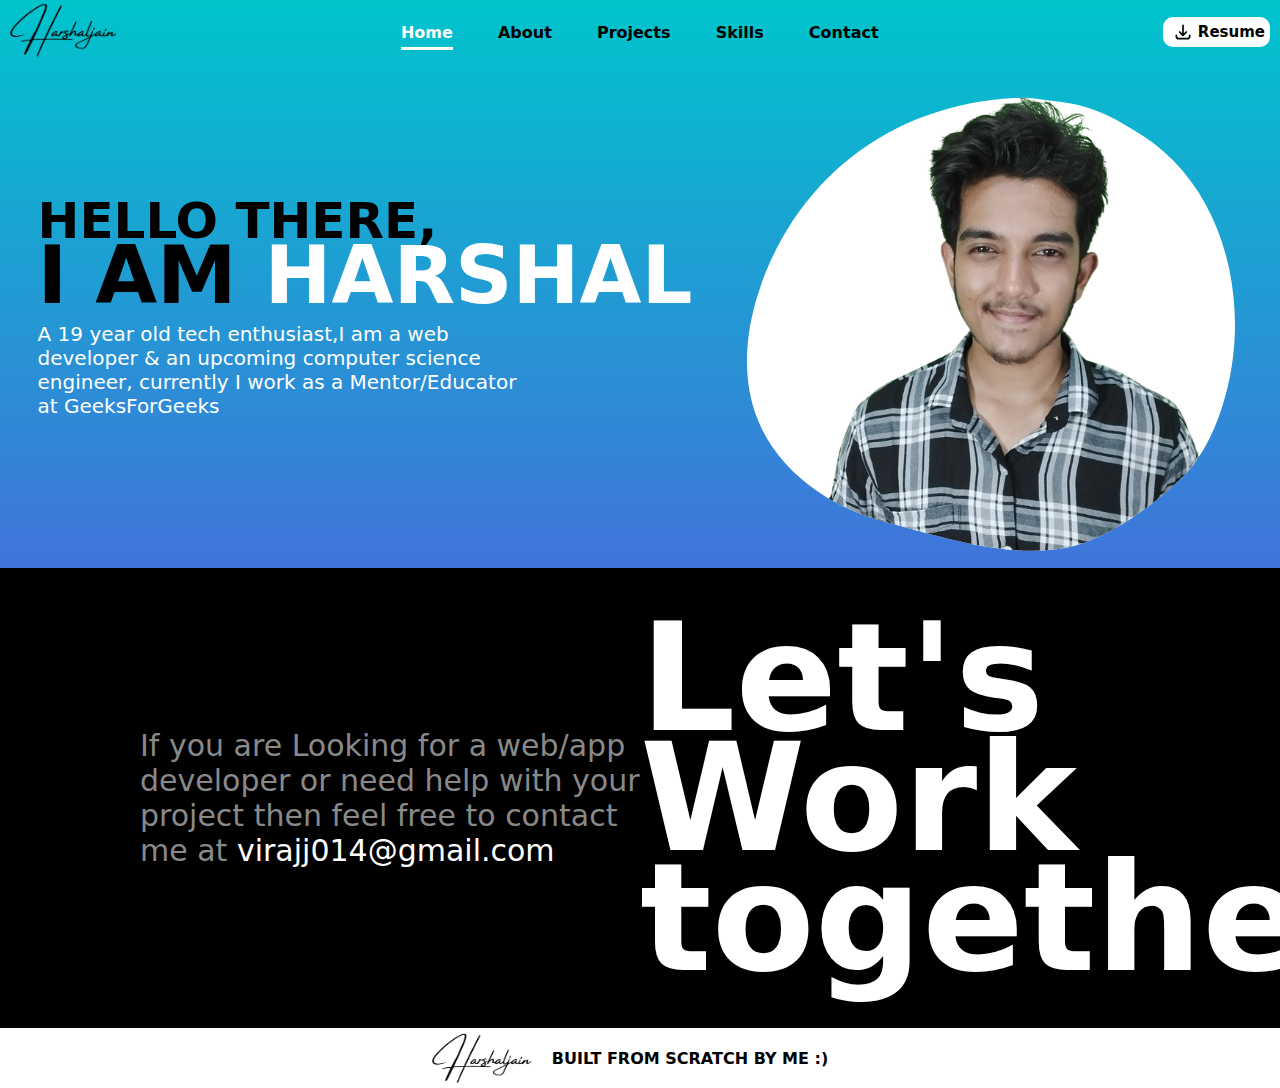
<file: index.html>
<!DOCTYPE html>
<html lang="en">

<head>
    <meta charset="UTF-8">
    <meta http-equiv="X-UA-Compatible" content="IE=edge">
    <meta name="viewport" content="width=device-width, initial-scale=1.0">
    <title>Harshal Jain | Home</title>
    <link rel="icon" type="image/x-icon" href="/Media/favicon.png">
    <link rel="stylesheet" href="/styles/index.css">
    <link rel="stylesheet" href="/styles/navbar.css">
    <link rel="stylesheet" href="/styles/home.css">
</head>

<body class="outer">
    <div class="navbar">
        <div class="nav-left">
            <img src="/Media/logo.png" />
        </div>
        <div class="nav-center">
            <a href="/index.html" class="active-nav">Home</a>
            <a href="/about.html" class="inactive-nav">About</a>
            <a href="/projects.html" class="inactive-nav">Projects</a>
            <a href="/skills.html" class="inactive-nav">Skills</a>
            <a href="/contact.html" class="inactive-nav">Contact</a>
        </div>

        <div class="nav-right">
            <a style="text-decoration: none"
                href="https://drive.google.com/file/d/1nv9wIxZRlN7I7xWFzGn7a4wW6xkCoWbn/view?usp=sharing">
                <button>
                    <svg xmlns="http://www.w3.org/2000/svg" class="h-6 w-6" fill="none" viewBox="0 0 24 24"
                        stroke="currentColor" stroke-width="2">
                        <path stroke-linecap="round" stroke-linejoin="round"
                            d="M4 16v1a3 3 0 003 3h10a3 3 0 003-3v-1m-4-4l-4 4m0 0l-4-4m4 4V4" />
                    </svg>
                    <span>Resume</span>
                </button>
            </a>
        </div>
    </div>
    <div class="section1">
        <div class="s1-left">
            <h2>HELLO THERE,</h2>
            <h1>I AM <span>HARSHAL</span></h1>
            <p>A 19 year old tech enthusiast,I am a web developer & an upcoming computer science engineer, currently I
                work as a Mentor/Educator at GeeksForGeeks</p>
        </div>
        <div class="s1-right">
            <img src='./Media/mainimg1.png' />
        </div>
    </div>
    <div class="section2">
        <div class="s2-left">
            <p>
                If you are Looking for a web/app developer or need help with your project then feel free to contact me
                at <span>virajj014@gmail.com</span>
            </p>
        </div>
        <div class="s2-right">
            <h1>
                Let's
                Work
                together
            </h1>
        </div>
    </div>
    <div class="footer">
        <img src='/Media/logo.png' />
        <p>BUILT FROM SCRATCH BY ME :)</p>
    </div>
</body>

</html>
</file>
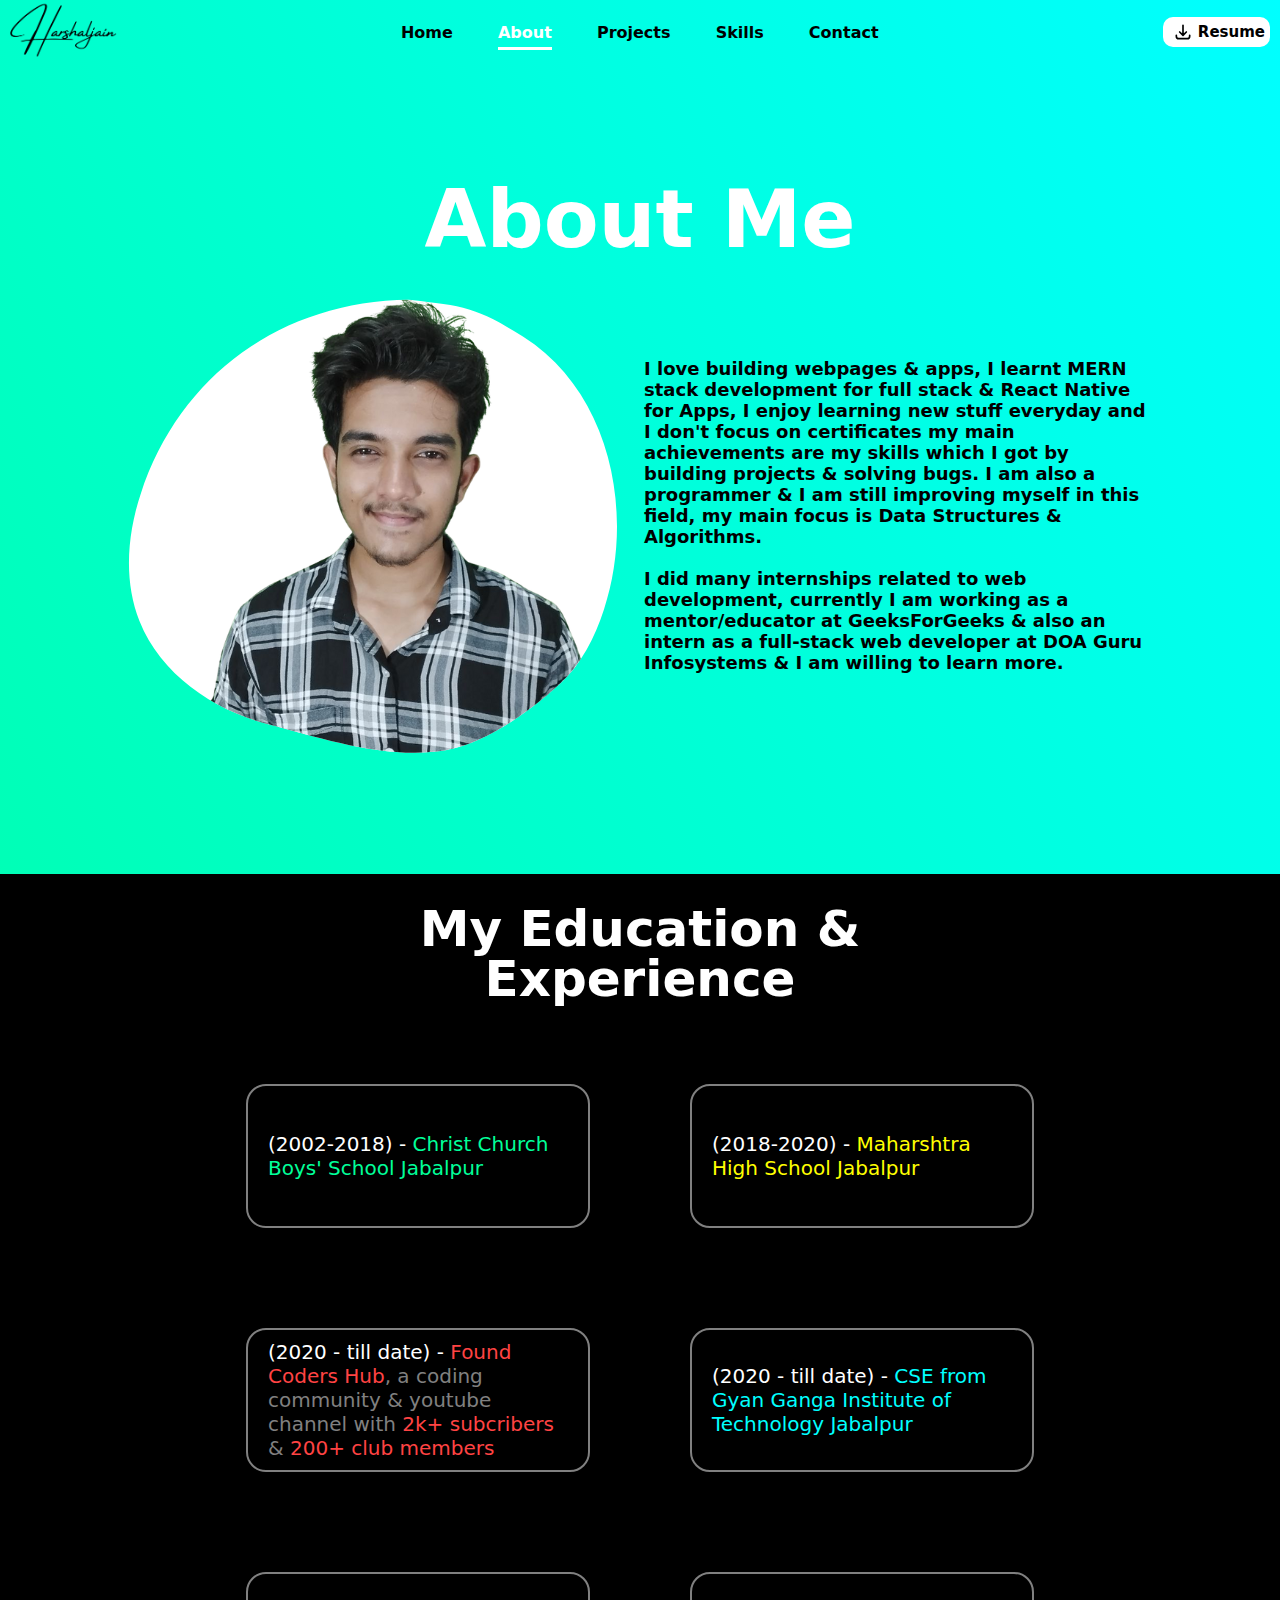
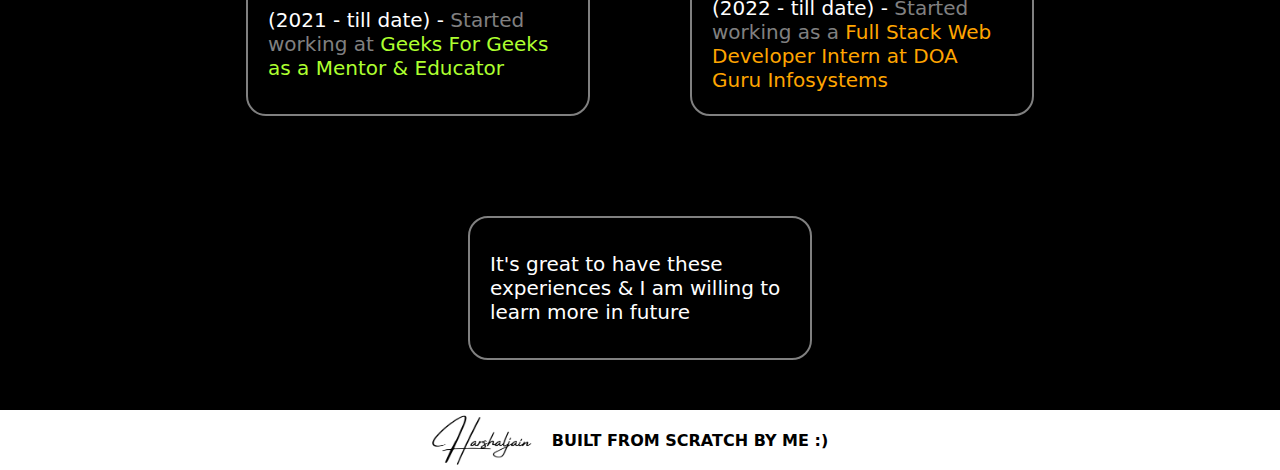
<file: about.html>
<!DOCTYPE html>
<html lang="en">

<head>
    <meta charset="UTF-8">
    <meta http-equiv="X-UA-Compatible" content="IE=edge">
    <meta name="viewport" content="width=device-width, initial-scale=1.0">
    <title>Harshal Jain | About</title>
    <link rel="icon" type="image/x-icon" href="/Media/favicon.png">

    <link rel="stylesheet" href="/styles/index.css">
    <link rel="stylesheet" href="/styles/navbar.css">
    <link rel="stylesheet" href="/styles/about.css">

</head>


<body class="outer">
    <div class="navbar">
        <div class="nav-left">
            <img src="/Media/logo.png" />
        </div>
        <div class="nav-center">
            <a href="/index.html" class="inactive-nav">Home</a>
            <a href="/about.html" class="active-nav">About</a>
            <a href="/projects.html" class="inactive-nav">Projects</a>
            <a href="/skills.html" class="inactive-nav">Skills</a>
            <a href="/contact.html" class="inactive-nav">Contact</a>
        </div>

        <div class="nav-right">
            <button>
                <svg xmlns="http://www.w3.org/2000/svg" class="h-6 w-6" fill="none" viewBox="0 0 24 24"
                    stroke="currentColor" stroke-width="2">
                    <path stroke-linecap="round" stroke-linejoin="round"
                        d="M4 16v1a3 3 0 003 3h10a3 3 0 003-3v-1m-4-4l-4 4m0 0l-4-4m4 4V4" />
                </svg>
                <span>Resume</span>
            </button>
        </div>
    </div>
    <div class="s1">
        <h1>About Me</h1>
        <div class="s1-inner">
            <img src='./Media/mainimg1.png' />
            <p>I love building webpages & apps, I learnt MERN stack development for full stack & React Native for Apps,
                I enjoy learning new stuff everyday and I don't focus on certificates my main achievements are my skills
                which I got by building projects & solving bugs. I am also a programmer & I am still improving myself in
                this field, my main focus is Data Structures & Algorithms.
                <br /><br />
                I did many internships related to web development, currently I am working as a mentor/educator at
                GeeksForGeeks & also an intern as a full-stack web developer at DOA Guru Infosystems & I am willing to
                learn more.
            </p>
        </div>
    </div>
    <div class="s2">
        <h1>My Education &<br /> Experience</h1>
        <div class="s2-inner">
            <div class="s2-card">
                <p> <span class="spanwhite">(2002-2018) -</span> <span class="spancolor1">Christ Church Boys' School
                        Jabalpur</span></p>
            </div>
            <div class="s2-card">
                <p> <span class="spanwhite">(2018-2020) -</span> <span class="spancolor2">Maharshtra High School
                        Jabalpur</span></p>
            </div>

            <div class="s2-card">
                <p> <span class="spanwhite">(2020 - till date) -</span> <span class="spancolor3">Found Coders
                        Hub</span>, a coding community & youtube
                    channel with <span class="spancolor3">2k+
                        subcribers</span> & <span class="spancolor3">200+ club members</span>
                </p>
            </div>
            <div class="s2-card">
                <p><span class="spanwhite">(2020 - till date) -</span>
                    <span class="spancolor4">CSE from Gyan Ganga Institute of Technology
                        Jabalpur</span>
                </p>
            </div>
            <div class="s2-card">
                <p><span class="spanwhite">(2021 - till date) -</span> Started working at <span class="spancolor5">Geeks
                        For Geeks as a Mentor &
                        Educator</span>
                </p>
            </div>
            <div class="s2-card">
                <p><span class="spanwhite">(2022 - till date) -</span> Started working as a <span
                        class="spancolor6">Full Stack Web Developer
                        Intern
                        at DOA Guru
                        Infosystems</span> </p>
            </div>
            <div class="s2-card">
                <p><span class="spanwhite">It's great to have these experiences & I am willing to learn more in
                        future</span></p>
            </div>
        </div>
    </div>
    <div class="footer">
        <img src='/Media/logo.png' />
        <p>BUILT FROM SCRATCH BY ME :)</p>
    </div>
</body>

</html>
</file>
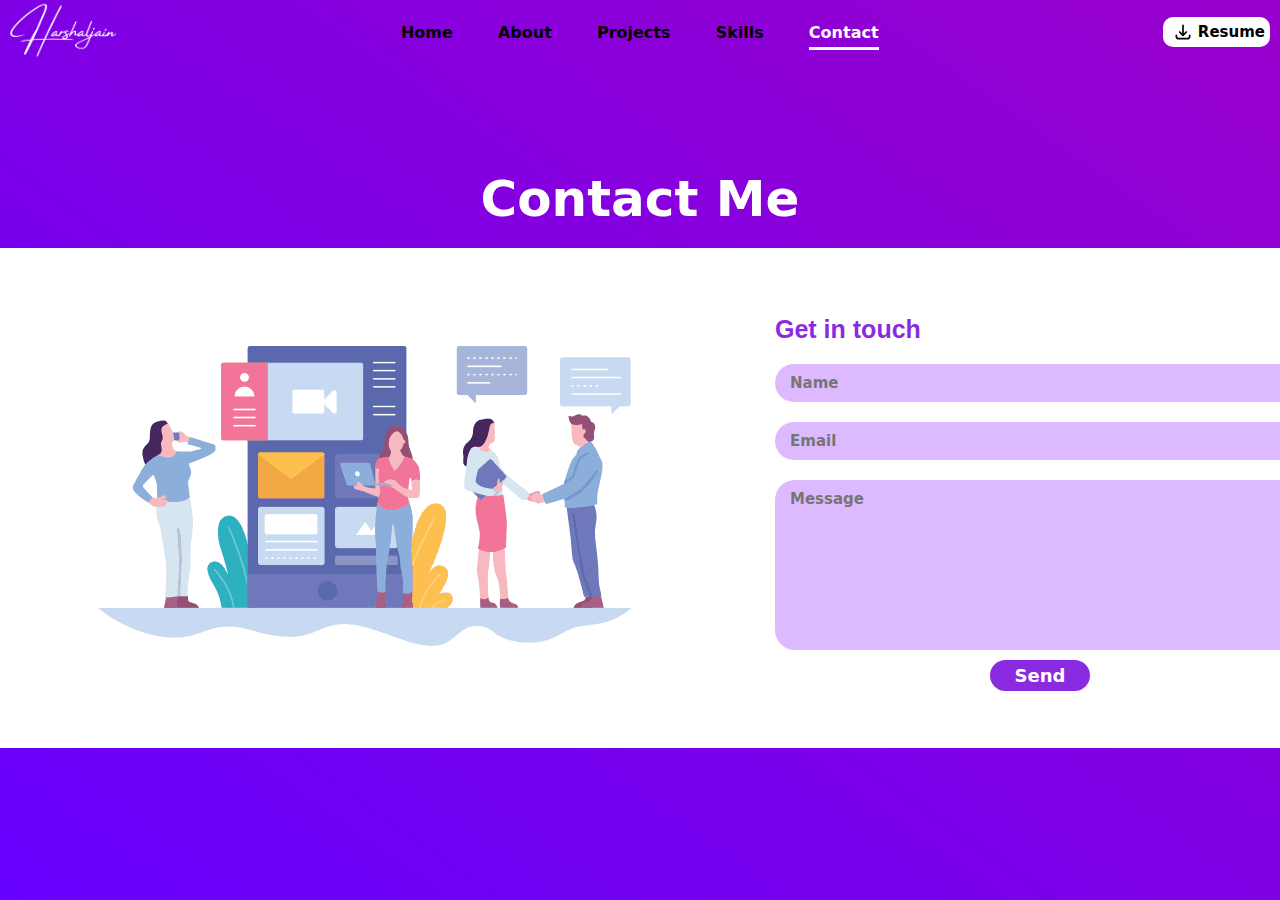
<file: contact.html>
<!DOCTYPE html>
<html lang="en">

<head>
    <meta charset="UTF-8">
    <meta http-equiv="X-UA-Compatible" content="IE=edge">
    <meta name="viewport" content="width=device-width, initial-scale=1.0">
    <title>Harshal Jain | Contact</title>
    <link rel="stylesheet" href="/styles/index.css">
    <link rel="stylesheet" href="/styles/navbar.css">
    <link rel="icon" type="image/x-icon" href="/Media/favicon.png">
    <link rel="stylesheet" href="/styles/contact.css">
</head>


<body class="outer">
    <div class="navbar">
        <div class="nav-left">
            <img src="/Media/logowhite.png" />
        </div>
        <div class="nav-center">
            <a href="/index.html" class="inactive-nav">Home</a>
            <a href="/about.html" class="inactive-nav">About</a>
            <a href="/projects.html" class="inactive-nav">Projects</a>
            <a href="/skills.html" class="inactive-nav">Skills</a>
            <a href="/contact.html" class="active-nav">Contact</a>
        </div>

        <div class="nav-right">
            <button>
                <svg xmlns="http://www.w3.org/2000/svg" class="h-6 w-6" fill="none" viewBox="0 0 24 24"
                    stroke="currentColor" stroke-width="2">
                    <path stroke-linecap="round" stroke-linejoin="round"
                        d="M4 16v1a3 3 0 003 3h10a3 3 0 003-3v-1m-4-4l-4 4m0 0l-4-4m4 4V4" />
                </svg>
                <span>Resume</span>
            </button>
        </div>
    </div>
    <div class="contact_outer" }>
        <div class="contact_inner">
            <p>Contact Me</p>
            <div class="contact_innermost">
                <div class="img">
                    <Image src='/Media/contactuspic.png' />
                </div>
                <form onSubmit={sendEmail}>
                    <p>Get in touch</p>
                    <input name='user_name' placeholder='Name' />
                    <input name='user_email' placeholder='Email' />
                    <textarea name='message' placeholder='Message'></textarea>
                    <button>Send</button>
                </form>
            </div>
        </div>
    </div>
</body>

</html>
</file>
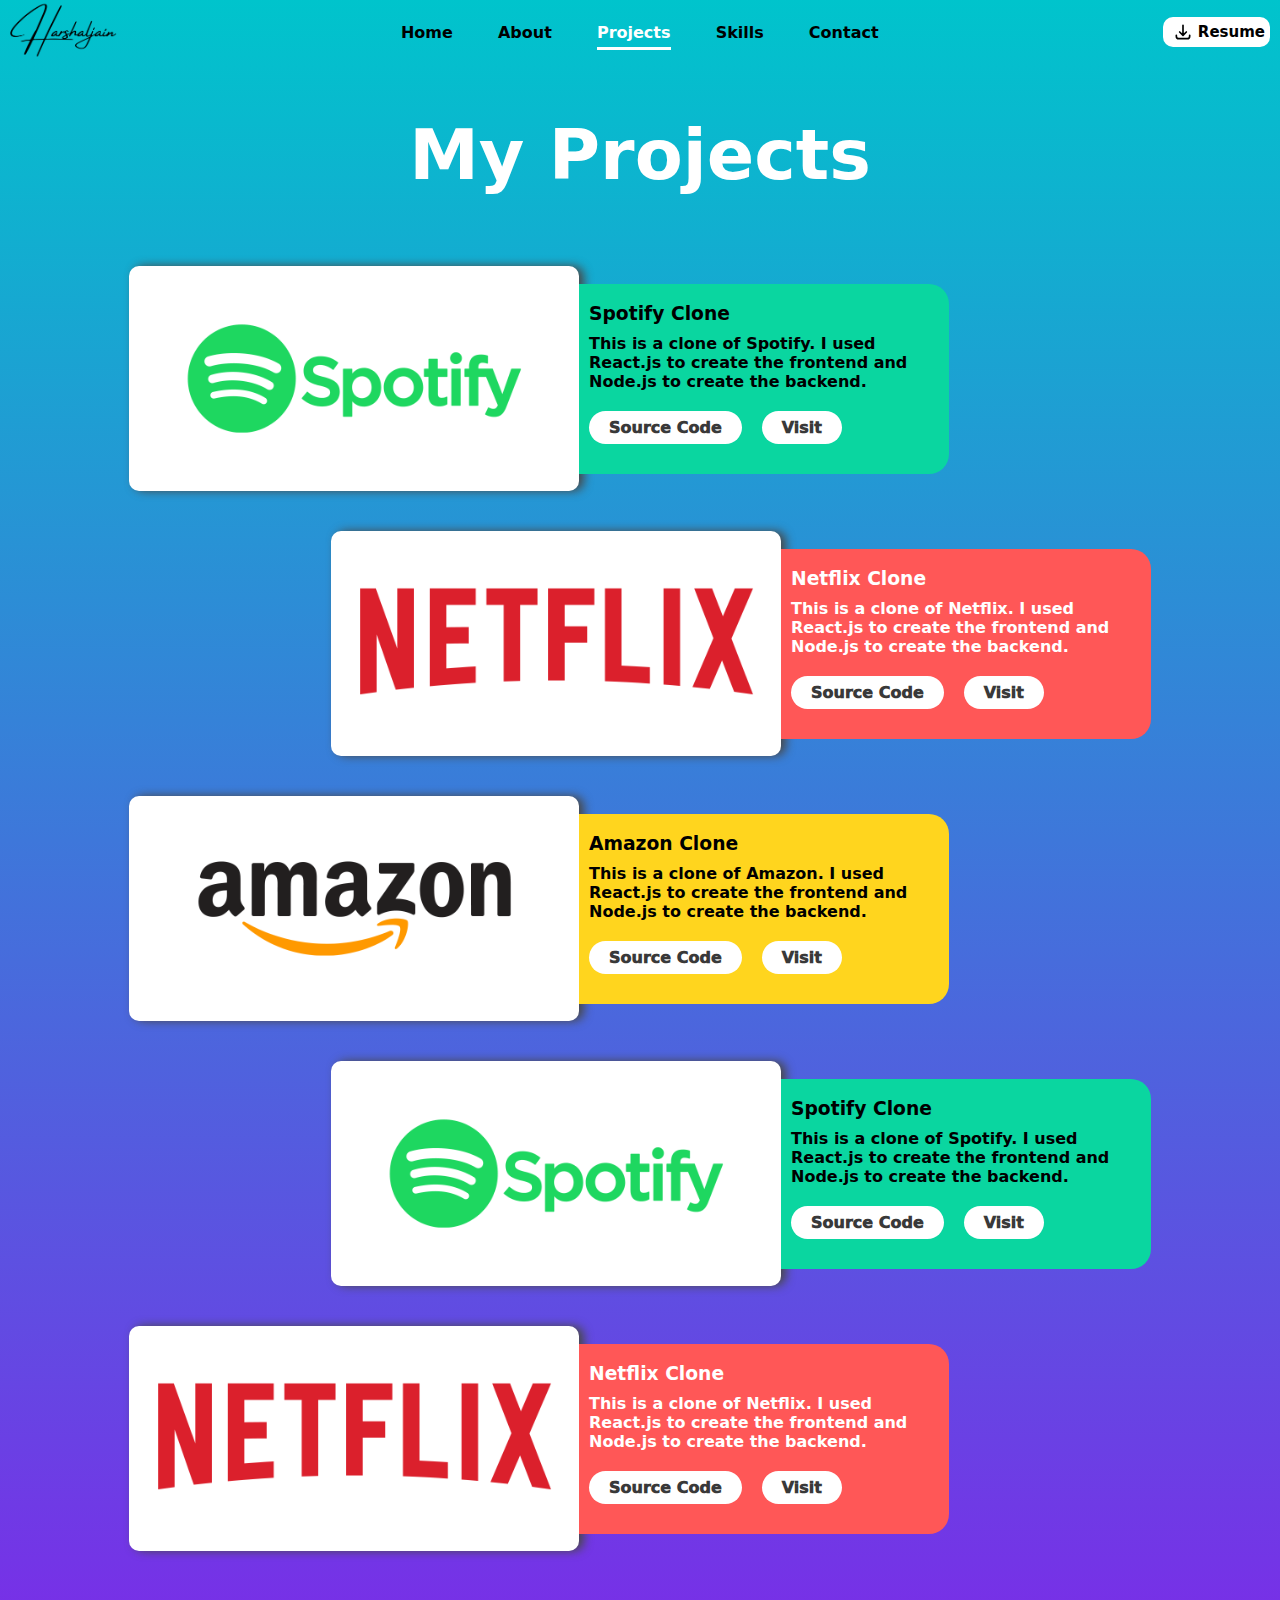
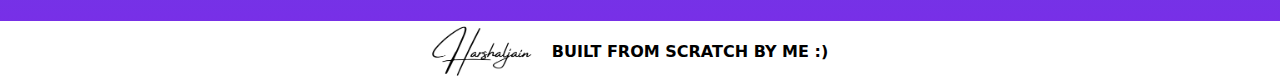
<file: projects.html>
<!DOCTYPE html>
<html lang="en">

<head>
    <meta charset="UTF-8">
    <meta http-equiv="X-UA-Compatible" content="IE=edge">
    <meta name="viewport" content="width=device-width, initial-scale=1.0">
    <title>Harshal Jain | Projects</title>
    <link rel="stylesheet" href="/styles/index.css">
    <link rel="stylesheet" href="/styles/navbar.css">
    <link rel="icon" type="image/x-icon" href="/Media/favicon.png">
    <link rel="stylesheet" href="/styles/projects.css">

</head>


<body class="outer">
    <div class="navbar">
        <div class="nav-left">
            <img src="/Media/logo.png" />
        </div>
        <div class="nav-center">
            <a href="/index.html" class="inactive-nav">Home</a>
            <a href="/about.html" class="inactive-nav">About</a>
            <a href="/projects.html" class="active-nav">Projects</a>
            <a href="/skills.html" class="inactive-nav">Skills</a>
            <a href="/contact.html" class="inactive-nav">Contact</a>
        </div>

        <div class="nav-right">
            <button>
                <svg xmlns="http://www.w3.org/2000/svg" class="h-6 w-6" fill="none" viewBox="0 0 24 24"
                    stroke="currentColor" stroke-width="2">
                    <path stroke-linecap="round" stroke-linejoin="round"
                        d="M4 16v1a3 3 0 003 3h10a3 3 0 003-3v-1m-4-4l-4 4m0 0l-4-4m4 4V4" />
                </svg>
                <span>Resume</span>
            </button>
        </div>
    </div>
    <div class="s1">
        <h1>My Projects</h1>
        <div class="card-outer-left">
            <div class="projcard">
                <div class="projcard-img">
                    <img src='./Media/Projectimgs/spotify.png' />
                </div>
                <div class="projcard-content greenbg">
                    <h3>Spotify Clone</h3>
                    <p>
                        This is a clone of Spotify. I used React.js to create the frontend and Node.js to create the
                        backend.
                    </p>
                    <div class="btn-cont">
                        <button><a href="https://github.com/virajj014">Source Code</a></button>
                        <button><a href="https://www.youtube.com/c/CodersHubYoutube">Visit</a></button>
                    </div>
                </div>
            </div>
        </div>
        <div class="card-outer-right">
            <div class="projcard">
                <div class="projcard-img">
                    <img src='./Media/Projectimgs/netflix.png' />
                </div>
                <div class="projcard-content redbg">
                    <h3>Netflix Clone</h3>
                    <p>
                        This is a clone of Netflix. I used React.js to create the frontend and Node.js to create the
                        backend.
                    </p>
                    <div class="btn-cont">
                        <button><a href="https://github.com/virajj014">Source Code</a></button>
                        <button><a href="https://www.youtube.com/c/CodersHubYoutube">Visit</a></button>
                    </div>
                </div>
            </div>
        </div>
        <div class="card-outer-left">
            <div class="projcard">
                <div class="projcard-img">
                    <img src='./Media/Projectimgs/amazon.png' />
                </div>
                <div class="projcard-content yellowbg">
                    <h3>Amazon Clone</h3>
                    <p>
                        This is a clone of Amazon. I used React.js to create the frontend and Node.js to create the
                        backend.
                    </p>
                    <div class="btn-cont">
                        <button><a href="https://github.com/virajj014">Source Code</a></button>
                        <button><a href="https://www.youtube.com/c/CodersHubYoutube">Visit</a></button>
                    </div>
                </div>
            </div>
        </div>
        <div class="card-outer-right">
            <div class="projcard">
                <div class="projcard-img">
                    <img src='./Media/Projectimgs/spotify.png' />
                </div>
                <div class="projcard-content greenbg">
                    <h3>Spotify Clone</h3>
                    <p>
                        This is a clone of Spotify. I used React.js to create the frontend and Node.js to create the
                        backend.
                    </p>
                    <div class="btn-cont">
                        <button><a href="https://github.com/virajj014">Source Code</a></button>
                        <button><a href="https://www.youtube.com/c/CodersHubYoutube">Visit</a></button>
                    </div>
                </div>
            </div>
        </div>
        <div class="card-outer-left">
            <div class="projcard">
                <div class="projcard-img">
                    <img src='./Media/Projectimgs/netflix.png' />
                </div>
                <div class="projcard-content redbg">
                    <h3>Netflix Clone</h3>
                    <p>
                        This is a clone of Netflix. I used React.js to create the frontend and Node.js to create the
                        backend.
                    </p>
                    <div class="btn-cont">
                        <button><a href="https://github.com/virajj014">Source Code</a></button>
                        <button><a href="https://www.youtube.com/c/CodersHubYoutube">Visit</a></button>
                    </div>
                </div>
            </div>
        </div>
    </div>
    <div class="footer">
        <img src='/Media/logo.png' />
        <p>BUILT FROM SCRATCH BY ME :)</p>
    </div>
</body>

</html>
</file>
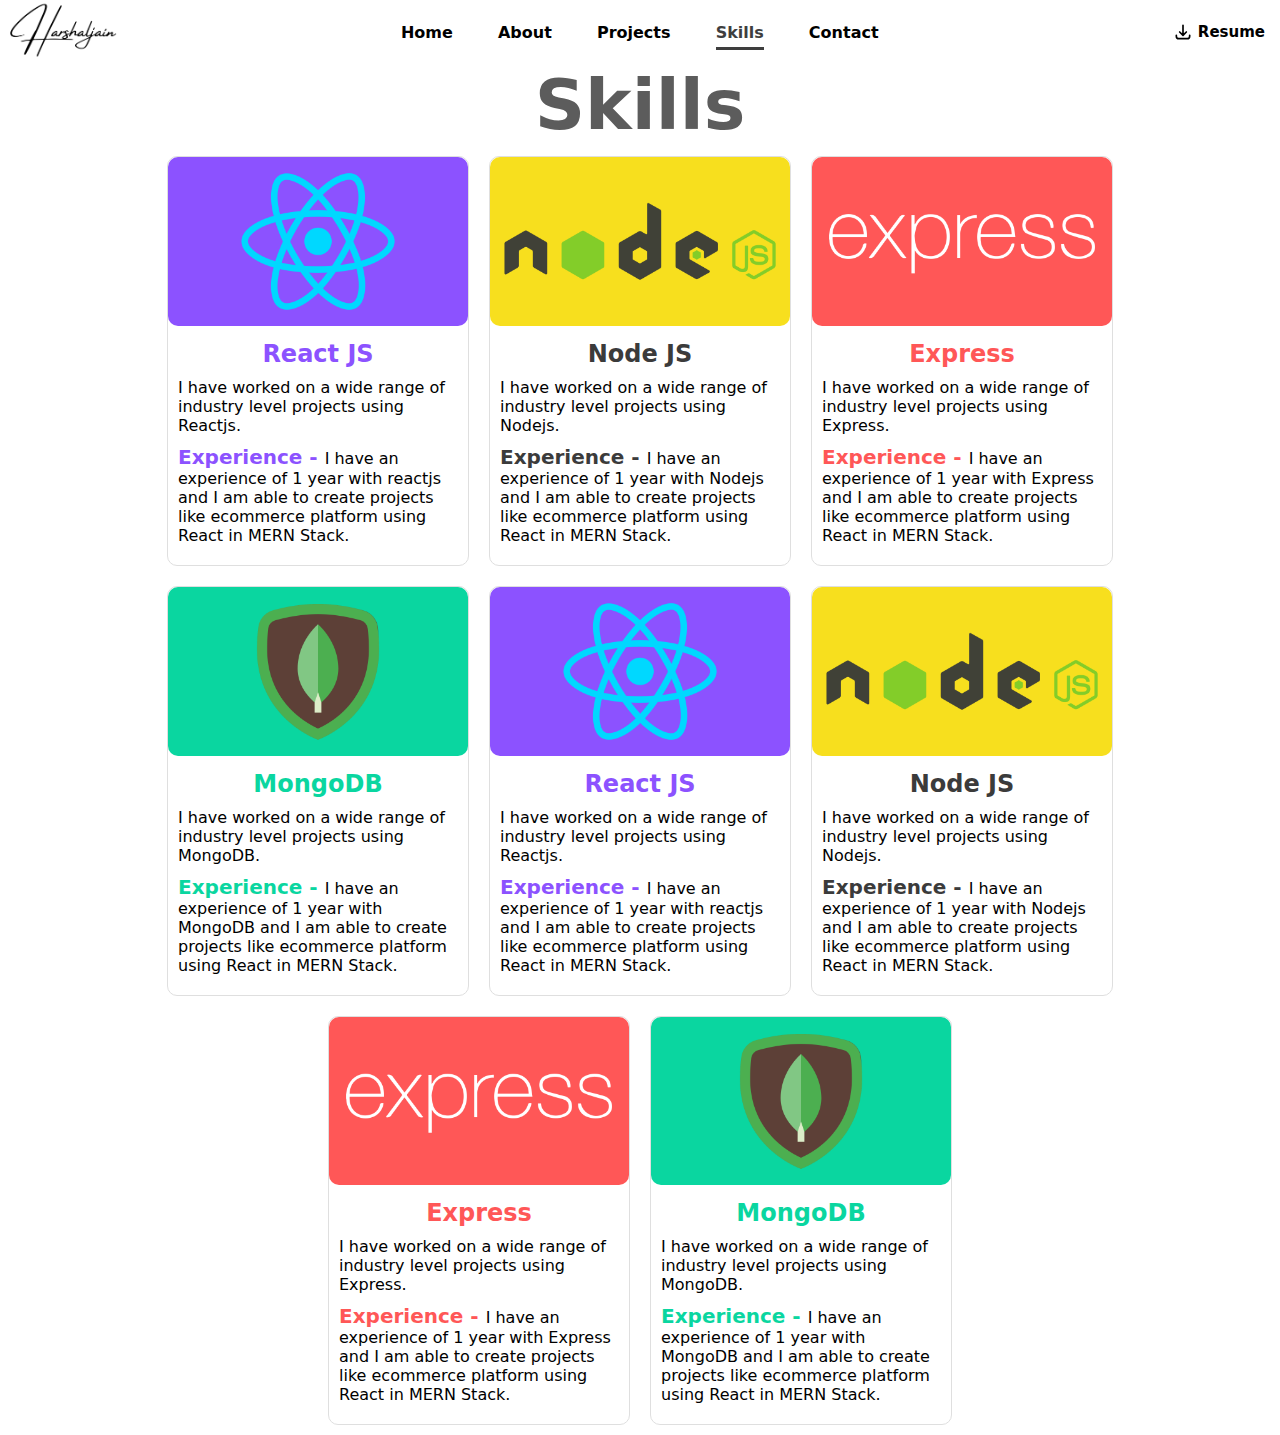
<file: skills.html>
<!DOCTYPE html>
<html lang="en">

<head>
    <meta charset="UTF-8">
    <meta http-equiv="X-UA-Compatible" content="IE=edge">
    <meta name="viewport" content="width=device-width, initial-scale=1.0">
    <title>Harshal Jain | Skills</title>
    <link rel="stylesheet" href="/styles/index.css">
    <link rel="stylesheet" href="/styles/navbar.css">
    <link rel="icon" type="image/x-icon" href="/Media/favicon.png">
    <link rel="stylesheet" href="/styles/skills.css">

</head>


<body class="outer">
    <div class="navbar">
        <div class="nav-left">
            <img src="/Media/logo.png" />
        </div>
        <div class="nav-center">
            <a href="/index.html" class="inactive-nav">Home</a>
            <a href="/about.html" class="inactive-nav">About</a>
            <a href="/projects.html" class="inactive-nav">Projects</a>
            <a href="/skills.html" class="active-nav-grey">Skills</a>
            <a href="/contact.html" class="inactive-nav">Contact</a>
        </div>

        <div class="nav-right">
            <button>
                <svg xmlns="http://www.w3.org/2000/svg" class="h-6 w-6" fill="none" viewBox="0 0 24 24"
                    stroke="currentColor" stroke-width="2">
                    <path stroke-linecap="round" stroke-linejoin="round"
                        d="M4 16v1a3 3 0 003 3h10a3 3 0 003-3v-1m-4-4l-4 4m0 0l-4-4m4 4V4" />
                </svg>
                <span>Resume</span>
            </button>
        </div>
    </div>
    <div class="'inner">
        <div class="skills-container">
            <div class="skills-header">
                <h1>Skills</h1>
            </div>
            <div class="skills-body">

                <div class="skills-card">

                    <img src="/Media/skillsimg/react.png" class="skills-img" />

                    <div class="skills-text">
                        <h2 class="color1">React JS</h2>
                        <p>
                            I have worked on a wide range of industry level projects using Reactjs.
                        </p>

                        <p><span class="color1">Experience - </span>I have an experience of 1 year with reactjs and I am
                            able to
                            create
                            projects like ecommerce platform using React in MERN Stack.
                        </p>
                    </div>
                </div>
                <div class="skills-card">

                    <img src="/Media/skillsimg/node.png" class="skills-img" />

                    <div class="skills-text">
                        <h2 class="color2">Node JS</h2>
                        <p>
                            I have worked on a wide range of industry level projects using Nodejs.
                        </p>

                        <p><span class="color2">Experience - </span>I have an experience of 1 year with Nodejs and I am
                            able to
                            create
                            projects like ecommerce platform using React in MERN Stack.
                        </p>
                    </div>
                </div>
                <div class="skills-card">

                    <img src="/Media/skillsimg/express.png" class="skills-img" />

                    <div class="skills-text">
                        <h2 class="color3">Express</h2>
                        <p>
                            I have worked on a wide range of industry level projects using Express.
                        </p>

                        <p><span class="color3">Experience - </span>I have an experience of 1 year with Express and I am
                            able to
                            create
                            projects like ecommerce platform using React in MERN Stack.
                        </p>
                    </div>
                </div>
                <div class="skills-card">

                    <img src="/Media/skillsimg/mongodb.png" class="skills-img" />

                    <div class="skills-text">
                        <h2 class="color4">MongoDB</h2>
                        <p>
                            I have worked on a wide range of industry level projects using MongoDB.
                        </p>

                        <p><span class="color4">Experience - </span>I have an experience of 1 year with MongoDB and I am
                            able to
                            create
                            projects like ecommerce platform using React in MERN Stack.
                        </p>
                    </div>
                </div>
                <div class="skills-card">

                    <img src="/Media/skillsimg/react.png" class="skills-img" />

                    <div class="skills-text">
                        <h2 class="color1">React JS</h2>
                        <p>
                            I have worked on a wide range of industry level projects using Reactjs.
                        </p>

                        <p><span class="color1">Experience - </span>I have an experience of 1 year with reactjs and I am
                            able to
                            create
                            projects like ecommerce platform using React in MERN Stack.
                        </p>
                    </div>
                </div>
                <div class="skills-card">

                    <img src="/Media/skillsimg/node.png" class="skills-img" />

                    <div class="skills-text">
                        <h2 class="color2">Node JS</h2>
                        <p>
                            I have worked on a wide range of industry level projects using Nodejs.
                        </p>

                        <p><span class="color2">Experience - </span>I have an experience of 1 year with Nodejs and I am
                            able to
                            create
                            projects like ecommerce platform using React in MERN Stack.
                        </p>
                    </div>
                </div>
                <div class="skills-card">

                    <img src="/Media/skillsimg/express.png" class="skills-img" />

                    <div class="skills-text">
                        <h2 class="color3">Express</h2>
                        <p>
                            I have worked on a wide range of industry level projects using Express.
                        </p>

                        <p><span class="color3">Experience - </span>I have an experience of 1 year with Express and I am
                            able to
                            create
                            projects like ecommerce platform using React in MERN Stack.
                        </p>
                    </div>
                </div>
                <div class="skills-card">

                    <img src="/Media/skillsimg/mongodb.png" class="skills-img" />

                    <div class="skills-text">
                        <h2 class="color4">MongoDB</h2>
                        <p>
                            I have worked on a wide range of industry level projects using MongoDB.
                        </p>

                        <p><span class="color4">Experience - </span>I have an experience of 1 year with MongoDB and I am
                            able to
                            create
                            projects like ecommerce platform using React in MERN Stack.
                        </p>
                    </div>
                </div>
            </div>
</body>

</html>
</file>
<file: styles/index.css>
* {
    margin: 0;
    padding: 0;
    font-family: system-ui, -apple-system, BlinkMacSystemFont, 'Segoe UI', Roboto, Oxygen, Ubuntu, Cantarell, 'Open Sans', 'Helvetica Neue', sans-serif;
}

.footer {
    display: flex;
    background-color: white;
    display: flex;
    justify-content: center;
    align-items: center;
    padding: 2px 0px;
}

.footer img {
    width: 100px;
}

.footer p {
    font-weight: 700;
    margin: 0px 20px;
}
</file>
<file: styles/navbar.css>
.navbar {
    display: flex;
    /* background-color: aqua; */
    align-items: center;
    justify-content: space-between;
    /* width: 100%; */
    padding: 0px 10px;
}

.navbar .nav-left img {
    height: 60px;
}


.nav-center .inactive-nav {
    color: black;
    text-decoration: none;
    font-weight: 700;
    margin: 0px 20px;
    padding: 5px 0px;
}

.active-nav {
    color: white;
    text-decoration: none;
    font-weight: 700;
    border-bottom: 3px solid white;
    margin: 0px 20px;
    padding: 5px 0px;
}

.active-nav-grey {
    color: rgb(62, 62, 62);
    text-decoration: none;
    font-weight: 700;
    border-bottom: 3px solid rgb(62, 62, 62);
    margin: 0px 20px;
    padding: 5px 0px;
}



.nav-right button {
    display: flex;
    align-items: center;
    padding: 5px;
    font-size: 15px;
    font-weight: 700;
    background-color: white;
    border: none;
    border-radius: 10px;
    cursor: pointer;
}

.nav-right button svg {
    width: 20px;
    margin: 0px 5px;
}

.nav-right button:hover {
    box-shadow: 0px 0px 10px rgb(195, 195, 195);
}
</file>
<file: styles/home.css>
.outer {
    width: 100%;
    min-height: 100vh;
    background: linear-gradient(to bottom, #00c4cc 0%, #7c2ae8 100%);
    background-repeat: no-repeat;
}


/* section 1 */

.section1 {
    display: flex;
    justify-content: center;
    align-items: center;
}

.s1-left {
    /* width: 500px; */
    margin-right: 50px;
}

.s1-left h1 {
    font-size: 80px;
    font-weight: 600;
}

.s1-left h1 span {
    color: white;
}

.s1-left h2 {
    line-height: 15px;
    font-size: 50px;

}

.s1-left p {
    font-size: 20px;
    color: white;
    width: 500px;
}




/* section 2 */
.section2 {
    background-color: black;
    color: white;
    display: flex;
    align-items: center;
    justify-content: center;
    padding: 50px 0px;
}


.s2-left p {
    font-size: 30px;
    color: rgb(137, 137, 137);
    width: 500px;
    /* background-color: #00c4cc; */
}

.s2-left p span {
    color: white;
}

.s2-right h1 {
    width: 500px;
    font-size: 150px;
    font-weight: 700;
    line-height: 120px;
}
</file>
<file: styles/about.css>
.outer {
    width: 100%;
    min-height: 100vh;
    background: linear-gradient(to bottom left, #00ffff 0%, #00ff99 100%);
    background-repeat: no-repeat;
}

.s1 {
    display: flex;
    flex-direction: column;
    align-items: center;
    justify-content: center;
    height: 90vh;
}

.s1 h1 {
    font-size: 80px;
    color: white;
}

.s1-inner {
    display: flex;
    align-items: center;
    justify-content: center;
}

.s1-inner p {
    width: 40%;
    margin-left: 20px;
    font-size: 18px;
    color: black;
    font-weight: 600;
}

.s2 {
    background-color: black;
    color: grey;
    display: flex;
    flex-direction: column;
    align-items: center;
}

.s2 h1 {
    color: white;
    font-size: 50px;
    line-height: 50px;
    padding: 30px;
    text-align: center;
}

.s2-inner {
    display: flex;
    flex-wrap: wrap;
    justify-content: center;
    width: 70%;
}

.s2-card {
    width: 300px;
    height: 100px;
    padding: 20px;
    display: flex;
    align-items: center;
    border: 2px solid grey;
    margin: 50px;
    border-radius: 20px;
}

.s2-card p {
    font-size: 20px;
}

.s2-card .spanwhite {
    color: white;
}

.spancolor1 {
    color: #00ff99;
}

.spancolor2 {
    color: yellow;
}

.spancolor3 {
    color: rgb(255, 67, 67);
}

.spancolor4 {
    color: #00ffff;
}

.spancolor5 {
    color: greenyellow;
}

.spancolor6 {
    color: orange;
}
</file>
<file: styles/contact.css>
.outer {
    width: 100%;
    min-height: 100vh;
    background: linear-gradient(to top right, #6600ff 0%, #9900cc 100%);

    background-repeat: no-repeat;
}

.contact_outer {
    width: 100%;
    /* position: absolute; */
    height: 90vh;
    display: flex;
    justify-content: center;
    align-items: center;
    background-color: inherit;
}

.contact_inner {
    display: flex;
    flex-direction: column;
    justify-content: center;
    height: 100%;
    align-items: center;
}

.contact_innermost {
    display: flex;
    flex-direction: row;
    /* padding: 30px; */
    background-color: white;
    margin: 20px;
    border-radius: 10px;
    /* width: 500px; */
    height: 500px;
    align-items: center;
    justify-content: center;
}

.contact_inner form {
    display: flex;
    flex-direction: column;
    align-items: center;
    margin: 10px;
}

.contact_inner form input,
.contact_inner form textarea {
    background-color: rgb(221, 186, 255);
    color: gray;
    font-size: 15px;
    padding: 10px 15px;
    margin: 10px 0px;
    border: none;
    border-radius: 20px;
    width: 500px;
    font-weight: 700;
}

.contact_inner form textarea {
    min-height: 150px;
}

.contact_inner form button {
    width: 100px;
    padding: 5px;
    border-radius: 20px;
    background-color: blueviolet;
    color: white;
    font-weight: 700;
    border: none;
    font-size: 18px;
}

.contact_inner form button:hover {
    cursor: pointer;
    transition: 1s all;
    background-color: black;
}


.contact_inner form p {
    font-size: 25px;
    font-family: 'Gill Sans', 'Gill Sans MT', Calibri, 'Trebuchet MS', sans-serif;
    font-weight: 700;
    color: blueviolet;
    width: 100%;
    margin: 0px;
    padding: 10px 15px;
    text-align: left;
}

.contact_inner p {
    font-size: 50px;
    margin: 0px;
    color: white;
    font-weight: 600;
}
</file>
<file: styles/projects.css>
.outer {
    width: 100%;
    min-height: 100vh;
    background: linear-gradient(to bottom, #00c4cc 0%, #7c2ae8 100%);
    background-repeat: no-repeat;
}

.s1 {
    display: flex;
    flex-direction: column;
    align-items: center;
    /* justify-content: center; */
    min-height: 90vh;
    margin: 50px;
}

.s1 h1 {
    font-size: 70px;
    color: white;
    margin-bottom: 50px;
    font-weight: 600;

}

.projcard {
    display: flex;
    margin: 20px;
    align-items: center;

}

.projcard-img {
    background-color: white;
    min-width: 450px;
    max-width: 450px;
    height: 225px;
    display: flex;
    justify-content: center;
    align-items: center;
    border-radius: 10px;
    box-shadow: 5px 0px 10px rgb(73, 73, 73);
}

.projcard-img img {
    width: 90%;
    /* height: 168px; */
}

.projcard-content {
    width: 350px;
    padding: 10px;
    height: 170px;
    border-top-right-radius: 20px;
    border-bottom-right-radius: 20px;
    display: flex;
    flex-direction: column;
    justify-content: center;
}

.projcard-content p {
    font-weight: 600;
    margin: 10px 0px;
}

.btn-cont {
    display: flex;
    /* justify-content: center; */
    align-items: center;
    margin: 10px 0px;
}

.btn-cont button {
    background-color: white;
    border: none;
    margin-right: 20px;
    padding: 7px 20px;
    border-radius: 20px;
}

.btn-cont button a {
    color: rgb(57, 57, 57);
    text-decoration: none;
    font-weight: 1000;
    font-size: 16px;
}



.greenbg {
    background-color: #0AD6A0;
}

.yellowbg {
    background-color: #FFD51E;
}

.redbg {
    background-color: #FF5757;
    color: white;
}




.card-outer-left {
    width: 90%;
    display: flex;
    justify-content: left;
}

.card-outer-right {
    width: 90%;
    display: flex;
    justify-content: right;
}
</file>
<file: styles/skills.css>
.outer {
    width: 100%;
    min-height: 100vh;
    /* background: linear-gradient(to top right, #6600ff 0%, #9900cc 100%);
    background-repeat: no-repeat; */
}

.skills-header {
    width: 100%;
    display: flex;
    justify-content: center;
}

.skills-header h1 {
    font-size: 70px;
    color: rgb(92, 92, 92);
    font-weight: 600;
}

.skills-body {
    width: 100%;
    display: flex;
    /* flex-direction: column; */
    flex-wrap: wrap;
    justify-content: center;
    align-items: center;
}


.skills-card {
    background-color: white;
    width: 300px;
    border: 1px solid rgb(223, 223, 223);
    border-radius: 10px;
    margin: 10px;
}

.skills-img {
    width: 100%;
    /* height: 200px; */
    border-radius: 10px;
}

.skills-text {
    padding: 10px;
}

.skills-text h2 {
    text-align: center;
    /* color: gray; */
}

.skills-text p {
    margin: 10px 0px;
}

.skills-text span {
    font-size: 20px;
    font-weight: 600;
}

.color1 {
    color: #8C52FF;
}

.color2 {
    color: #3b3b3b;
}

.color3 {
    color: #FF5757;
}

.color4 {
    color: #0AD6A0;
}
</file>
